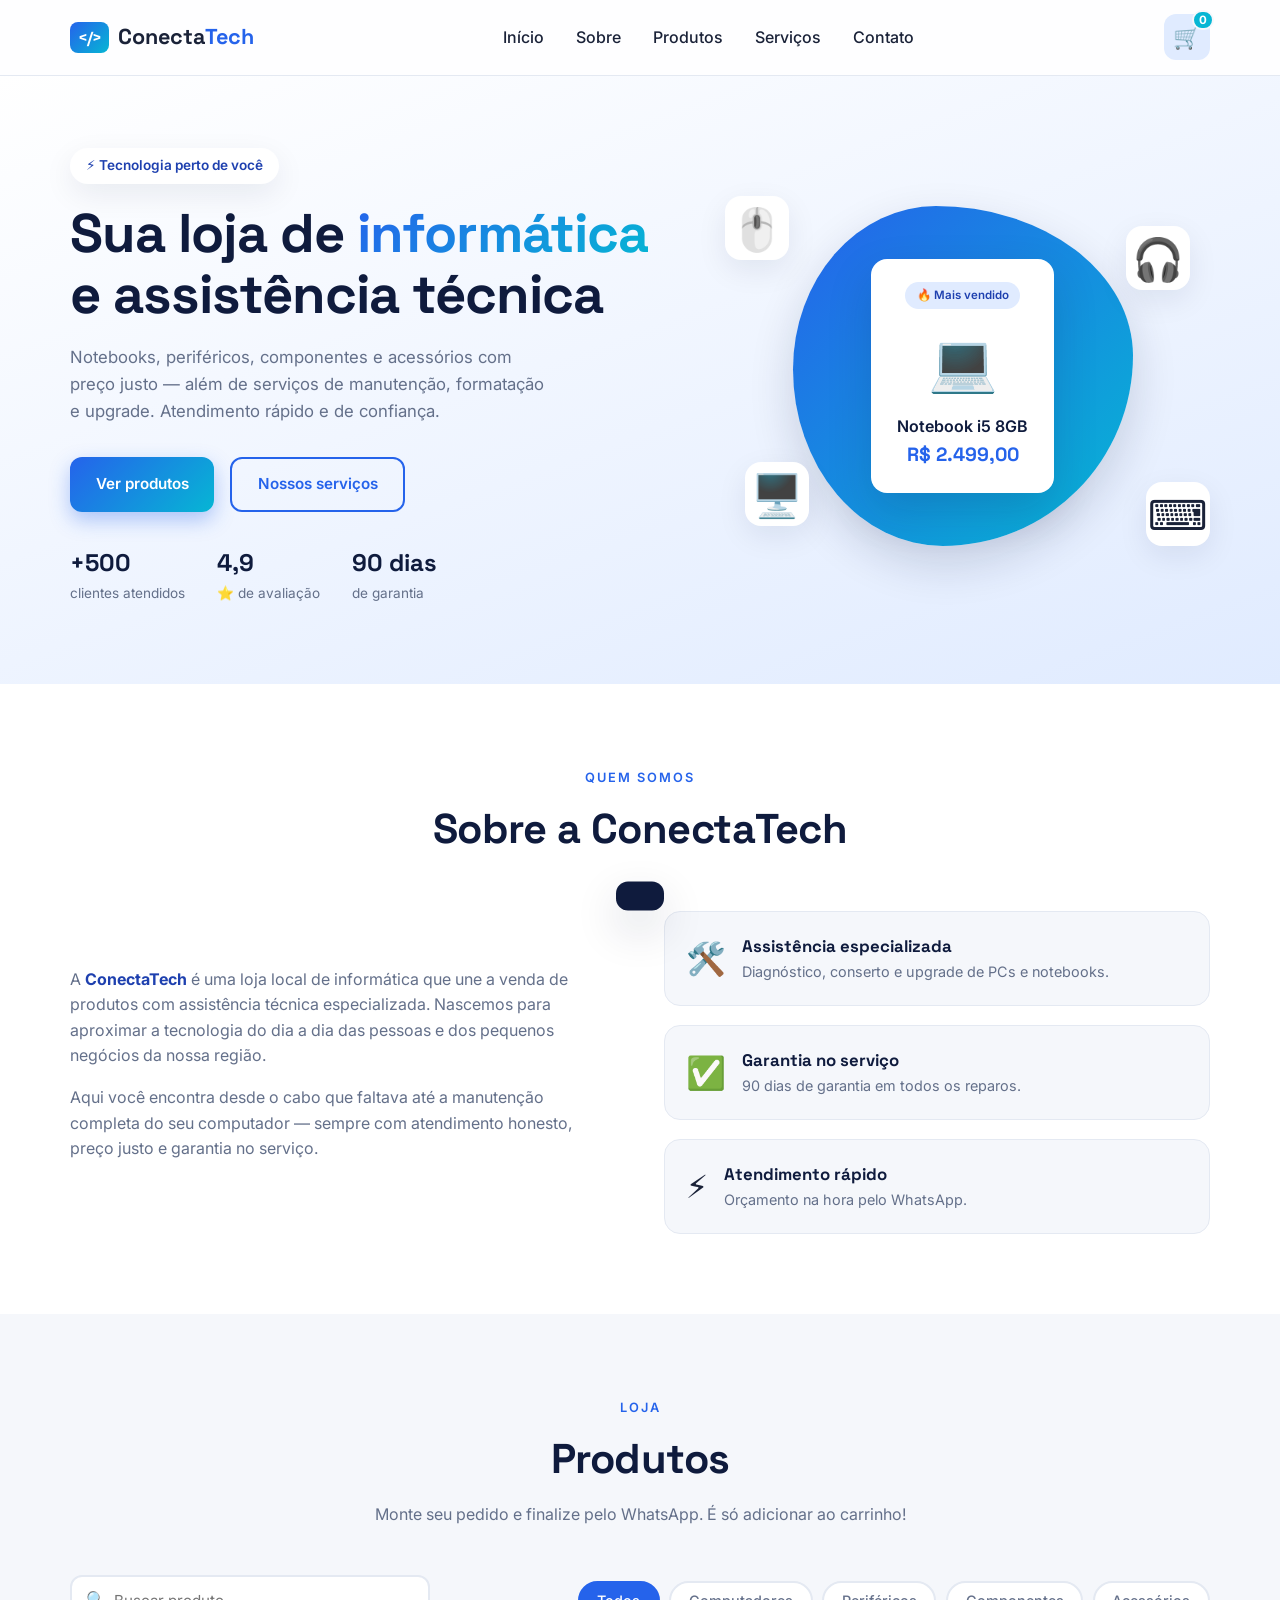
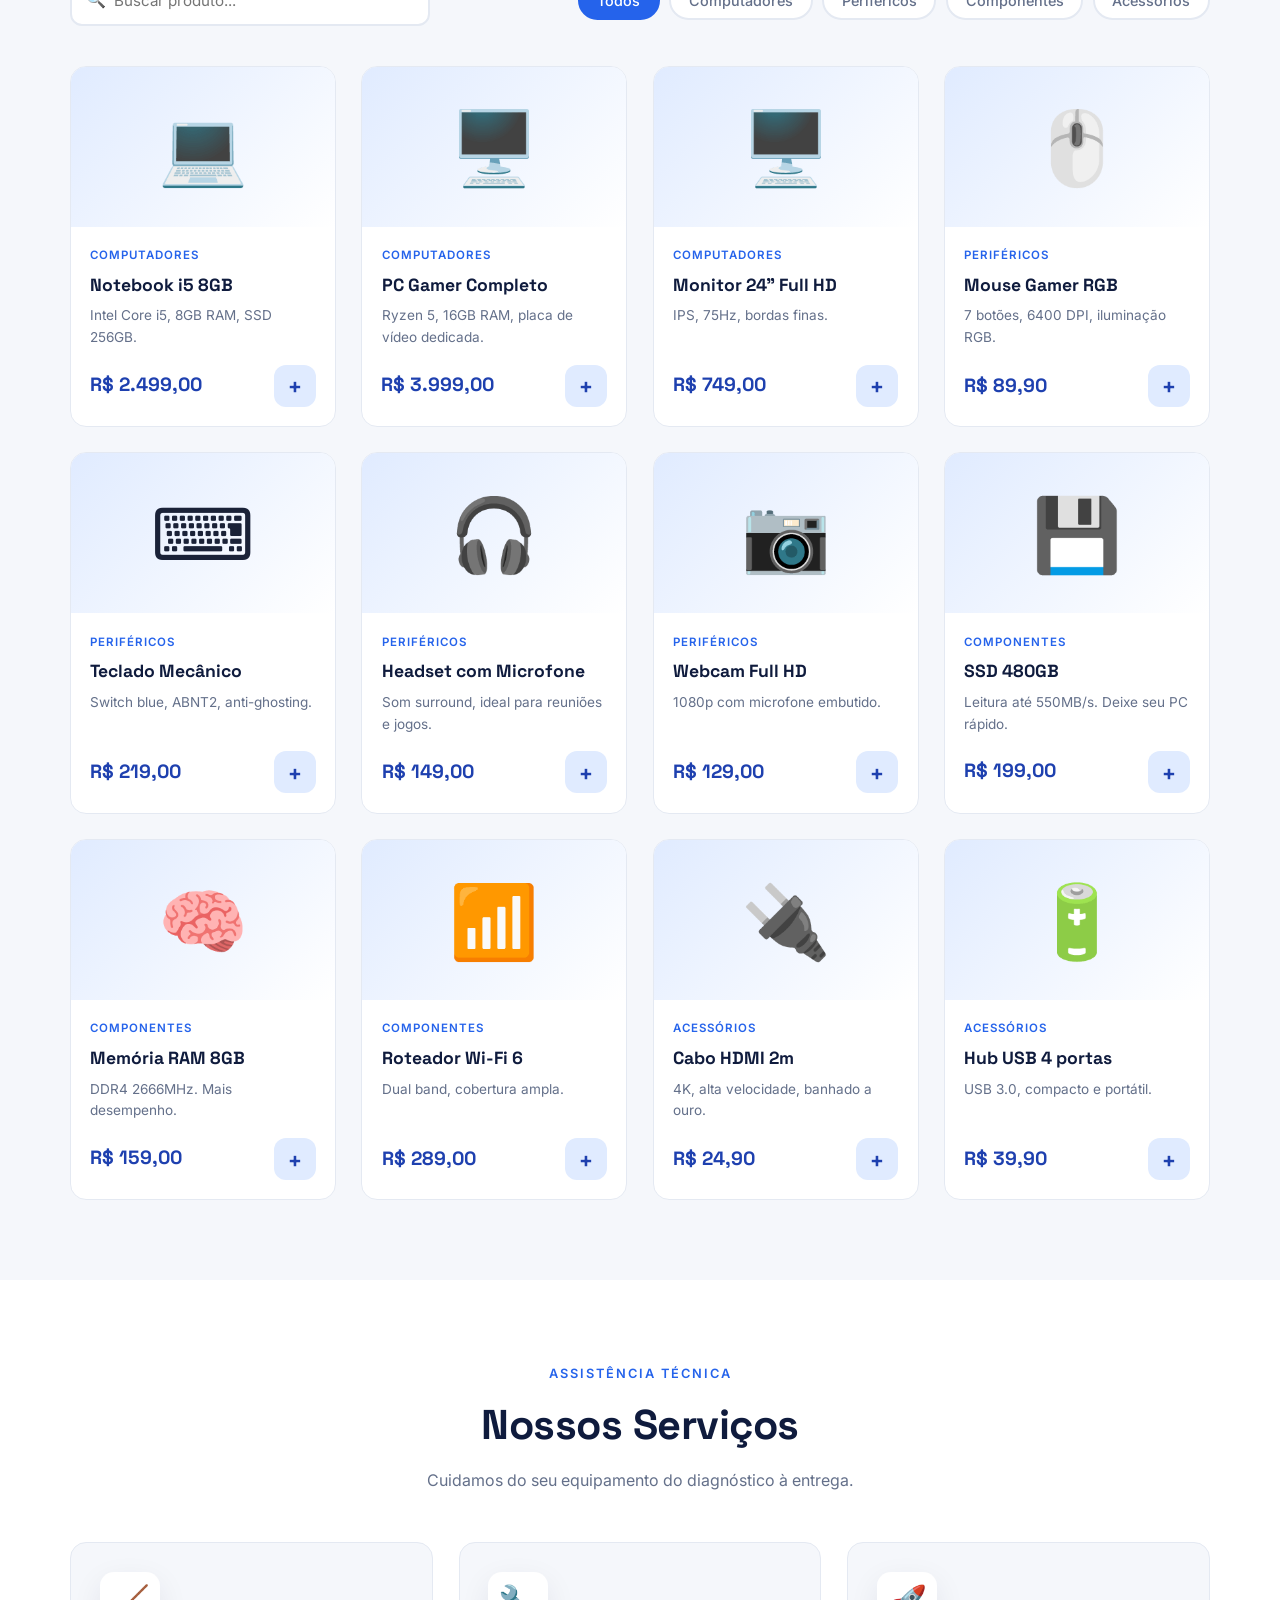
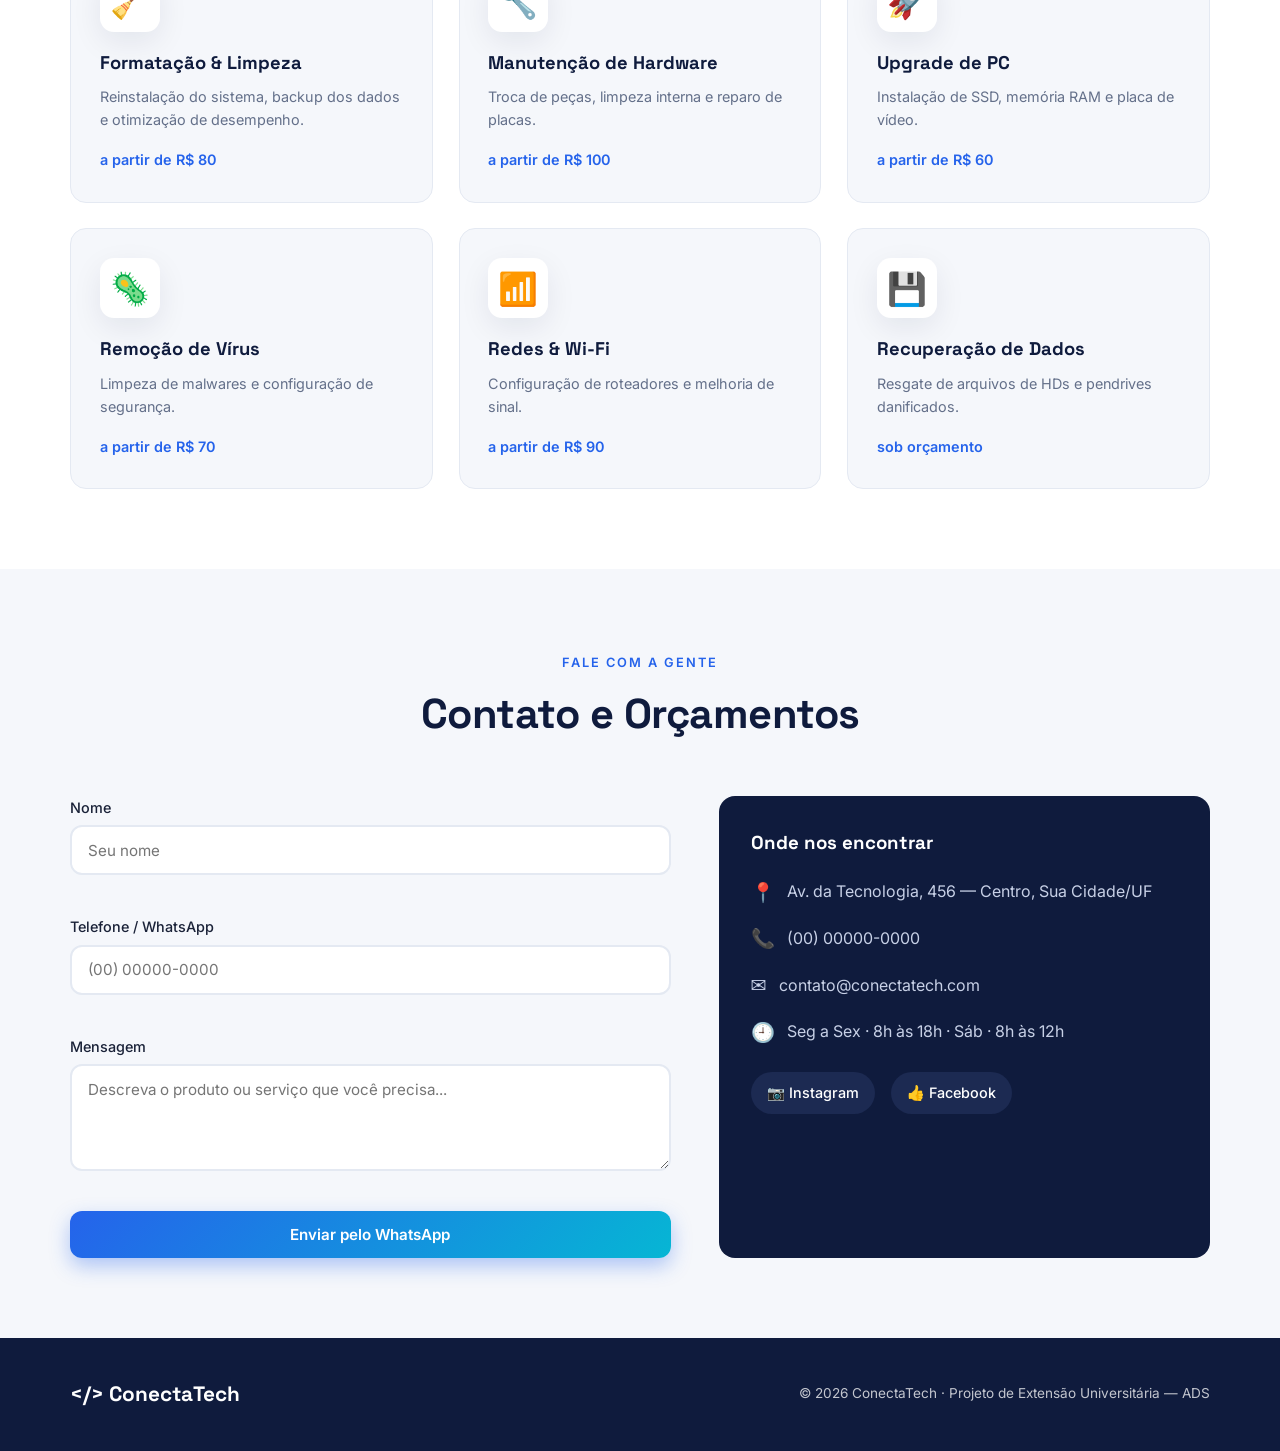
<file: index.html>
<!DOCTYPE html>
<html lang="pt-BR">
<head>
  <meta charset="UTF-8" />
  <meta name="viewport" content="width=device-width, initial-scale=1.0" />
  <meta name="description" content="ConectaTech - Informática e assistência técnica. Notebooks, periféricos, componentes e serviços." />
  <title>ConectaTech · Informática & Assistência Técnica</title>
  <link rel="preconnect" href="https://fonts.googleapis.com" />
  <link rel="preconnect" href="https://fonts.gstatic.com" crossorigin />
  <link href="https://fonts.googleapis.com/css2?family=Space+Grotesk:wght@500;600;700&family=Inter:wght@300;400;500;600;700&display=swap" rel="stylesheet" />
  <link rel="stylesheet" href="css/style.css" />
</head>
<body>

  <header class="header" id="header">
    <div class="container header__inner">
      <a href="#inicio" class="logo">
        <span class="logo__icon">&lt;/&gt;</span>
        <span class="logo__text">Conecta<em>Tech</em></span>
      </a>

      <nav class="nav" id="nav">
        <button class="nav__close" id="navClose" aria-label="Fechar menu">&times;</button>
        <ul class="nav__list">
          <li><a href="#inicio" class="nav__link">Início</a></li>
          <li><a href="#sobre" class="nav__link">Sobre</a></li>
          <li><a href="#catalogo" class="nav__link">Produtos</a></li>
          <li><a href="#servicos" class="nav__link">Serviços</a></li>
          <li><a href="#contato" class="nav__link">Contato</a></li>
        </ul>
      </nav>

      <div class="header__actions">
        <button class="cart-btn" id="cartBtn" aria-label="Abrir carrinho">
          🛒
          <span class="cart-btn__count" id="cartCount">0</span>
        </button>
        <button class="nav__toggle" id="navToggle" aria-label="Abrir menu">&#9776;</button>
      </div>
    </div>
  </header>

  <section class="hero" id="inicio">
    <div class="container hero__inner">
      <div class="hero__content">
        <span class="hero__tag">⚡ Tecnologia perto de você</span>
        <h1 class="hero__title">Sua loja de <span>informática</span> e assistência técnica</h1>
        <p class="hero__text">
          Notebooks, periféricos, componentes e acessórios com preço justo — além de
          serviços de manutenção, formatação e upgrade. Atendimento rápido e de confiança.
        </p>
        <div class="hero__buttons">
          <a href="#catalogo" class="btn btn--primary">Ver produtos</a>
          <a href="#servicos" class="btn btn--ghost">Nossos serviços</a>
        </div>
        <ul class="hero__badges">
          <li><strong>+500</strong> clientes atendidos</li>
          <li><strong>4,9</strong> ⭐ de avaliação</li>
          <li><strong>90 dias</strong> de garantia</li>
        </ul>
      </div>
      <div class="hero__art" aria-hidden="true">
        <div class="hero__blob"></div>
        <div class="hero__card">
          <span class="hero__card-badge">🔥 Mais vendido</span>
          <span class="hero__card-emoji">💻</span>
          <p class="hero__card-name">Notebook i5 8GB</p>
          <p class="hero__card-price">R$ 2.499,00</p>
        </div>
        <span class="hero__emoji hero__emoji--1">🖱️</span>
        <span class="hero__emoji hero__emoji--2">⌨️</span>
        <span class="hero__emoji hero__emoji--3">🎧</span>
        <span class="hero__emoji hero__emoji--4">🖥️</span>
      </div>
    </div>
  </section>

  <section class="sobre section" id="sobre">
    <div class="container">
      <div class="section__head">
        <span class="section__pre">Quem somos</span>
        <h2 class="section__title">Sobre a ConectaTech</h2>
      </div>
      <div class="sobre__grid">
        <div class="sobre__text">
          <p>
            A <strong>ConectaTech</strong> é uma loja local de informática que une a venda de
            produtos com assistência técnica especializada. Nascemos para aproximar a tecnologia
            do dia a dia das pessoas e dos pequenos negócios da nossa região.
          </p>
          <p>
            Aqui você encontra desde o cabo que faltava até a manutenção completa do seu
            computador — sempre com atendimento honesto, preço justo e garantia no serviço.
          </p>
        </div>
        <ul class="sobre__features">
          <li class="feature">
            <span class="feature__icon">🛠️</span>
            <div>
              <h3>Assistência especializada</h3>
              <p>Diagnóstico, conserto e upgrade de PCs e notebooks.</p>
            </div>
          </li>
          <li class="feature">
            <span class="feature__icon">✅</span>
            <div>
              <h3>Garantia no serviço</h3>
              <p>90 dias de garantia em todos os reparos.</p>
            </div>
          </li>
          <li class="feature">
            <span class="feature__icon">⚡</span>
            <div>
              <h3>Atendimento rápido</h3>
              <p>Orçamento na hora pelo WhatsApp.</p>
            </div>
          </li>
        </ul>
      </div>
    </div>
  </section>

  <section class="catalogo section" id="catalogo">
    <div class="container">
      <div class="section__head">
        <span class="section__pre">Loja</span>
        <h2 class="section__title">Produtos</h2>
        <p class="section__sub">Monte seu pedido e finalize pelo WhatsApp. É só adicionar ao carrinho!</p>
      </div>

      <div class="catalogo__controls">
        <div class="search">
          <span class="search__icon">🔍</span>
          <input type="text" id="searchInput" class="search__input" placeholder="Buscar produto..." />
        </div>
        <div class="filters" id="filters">
          <button class="filter is-active" data-cat="todos">Todos</button>
          <button class="filter" data-cat="computadores">Computadores</button>
          <button class="filter" data-cat="perifericos">Periféricos</button>
          <button class="filter" data-cat="componentes">Componentes</button>
          <button class="filter" data-cat="acessorios">Acessórios</button>
        </div>
      </div>

      <div class="products" id="products"></div>
      <p class="products__empty" id="productsEmpty" hidden>Nenhum produto encontrado 🔍</p>
    </div>
  </section>

  <section class="servicos section" id="servicos">
    <div class="container">
      <div class="section__head">
        <span class="section__pre">Assistência técnica</span>
        <h2 class="section__title">Nossos Serviços</h2>
        <p class="section__sub">Cuidamos do seu equipamento do diagnóstico à entrega.</p>
      </div>
      <div class="servicos__grid">
        <article class="servico">
          <span class="servico__icon">🧹</span>
          <h3>Formatação & Limpeza</h3>
          <p>Reinstalação do sistema, backup dos dados e otimização de desempenho.</p>
          <span class="servico__price">a partir de R$ 80</span>
        </article>
        <article class="servico">
          <span class="servico__icon">🔧</span>
          <h3>Manutenção de Hardware</h3>
          <p>Troca de peças, limpeza interna e reparo de placas.</p>
          <span class="servico__price">a partir de R$ 100</span>
        </article>
        <article class="servico">
          <span class="servico__icon">🚀</span>
          <h3>Upgrade de PC</h3>
          <p>Instalação de SSD, memória RAM e placa de vídeo.</p>
          <span class="servico__price">a partir de R$ 60</span>
        </article>
        <article class="servico">
          <span class="servico__icon">🦠</span>
          <h3>Remoção de Vírus</h3>
          <p>Limpeza de malwares e configuração de segurança.</p>
          <span class="servico__price">a partir de R$ 70</span>
        </article>
        <article class="servico">
          <span class="servico__icon">📶</span>
          <h3>Redes & Wi-Fi</h3>
          <p>Configuração de roteadores e melhoria de sinal.</p>
          <span class="servico__price">a partir de R$ 90</span>
        </article>
        <article class="servico">
          <span class="servico__icon">💾</span>
          <h3>Recuperação de Dados</h3>
          <p>Resgate de arquivos de HDs e pendrives danificados.</p>
          <span class="servico__price">sob orçamento</span>
        </article>
      </div>
    </div>
  </section>

  <section class="contato section" id="contato">
    <div class="container">
      <div class="section__head">
        <span class="section__pre">Fale com a gente</span>
        <h2 class="section__title">Contato e Orçamentos</h2>
      </div>

      <div class="contato__grid">
        <form class="form" id="contactForm" novalidate>
          <div class="form__row">
            <label for="nome">Nome</label>
            <input type="text" id="nome" name="nome" placeholder="Seu nome" required />
            <small class="form__error" data-for="nome"></small>
          </div>
          <div class="form__row">
            <label for="telefone">Telefone / WhatsApp</label>
            <input type="tel" id="telefone" name="telefone" placeholder="(00) 00000-0000" required />
            <small class="form__error" data-for="telefone"></small>
          </div>
          <div class="form__row">
            <label for="mensagem">Mensagem</label>
            <textarea id="mensagem" name="mensagem" rows="4" placeholder="Descreva o produto ou serviço que você precisa..." required></textarea>
            <small class="form__error" data-for="mensagem"></small>
          </div>
          <button type="submit" class="btn btn--primary btn--block">Enviar pelo WhatsApp</button>
          <p class="form__ok" id="formOk" hidden>✅ Tudo certo! Abrindo o WhatsApp...</p>
        </form>

        <div class="contato__info">
          <h3>Onde nos encontrar</h3>
          <ul class="info-list">
            <li><span>📍</span> Av. da Tecnologia, 456 — Centro, Sua Cidade/UF</li>
            <li><span>📞</span> (00) 00000-0000</li>
            <li><span>✉️</span> contato@conectatech.com</li>
            <li><span>🕘</span> Seg a Sex · 8h às 18h · Sáb · 8h às 12h</li>
          </ul>
          <div class="contato__social">
            <a href="#" aria-label="Instagram">📷 Instagram</a>
            <a href="#" aria-label="Facebook">👍 Facebook</a>
          </div>
        </div>
      </div>
    </div>
  </section>

  <footer class="footer">
    <div class="container footer__inner">
      <p class="footer__brand">&lt;/&gt; ConectaTech</p>
      <p class="footer__copy">© <span id="year"></span> ConectaTech · Projeto de Extensão Universitária — ADS</p>
    </div>
  </footer>

  <div class="cart" id="cart" aria-hidden="true">
    <div class="cart__overlay" id="cartOverlay"></div>
    <aside class="cart__panel" role="dialog" aria-label="Carrinho de compras">
      <div class="cart__header">
        <h3>Seu pedido 🛒</h3>
        <button class="cart__close" id="cartClose" aria-label="Fechar">&times;</button>
      </div>
      <div class="cart__items" id="cartItems"></div>
      <p class="cart__empty" id="cartEmpty">Seu carrinho está vazio.</p>
      <div class="cart__footer">
        <div class="cart__total">
          <span>Total</span>
          <strong id="cartTotal">R$ 0,00</strong>
        </div>
        <button class="btn btn--primary btn--block" id="checkoutBtn">Finalizar no WhatsApp</button>
        <button class="cart__clear" id="cartClear">Limpar carrinho</button>
      </div>
    </aside>
  </div>

  <div class="toast" id="toast"></div>

  <script src="js/script.js"></script>
</body>
</html>
</file>
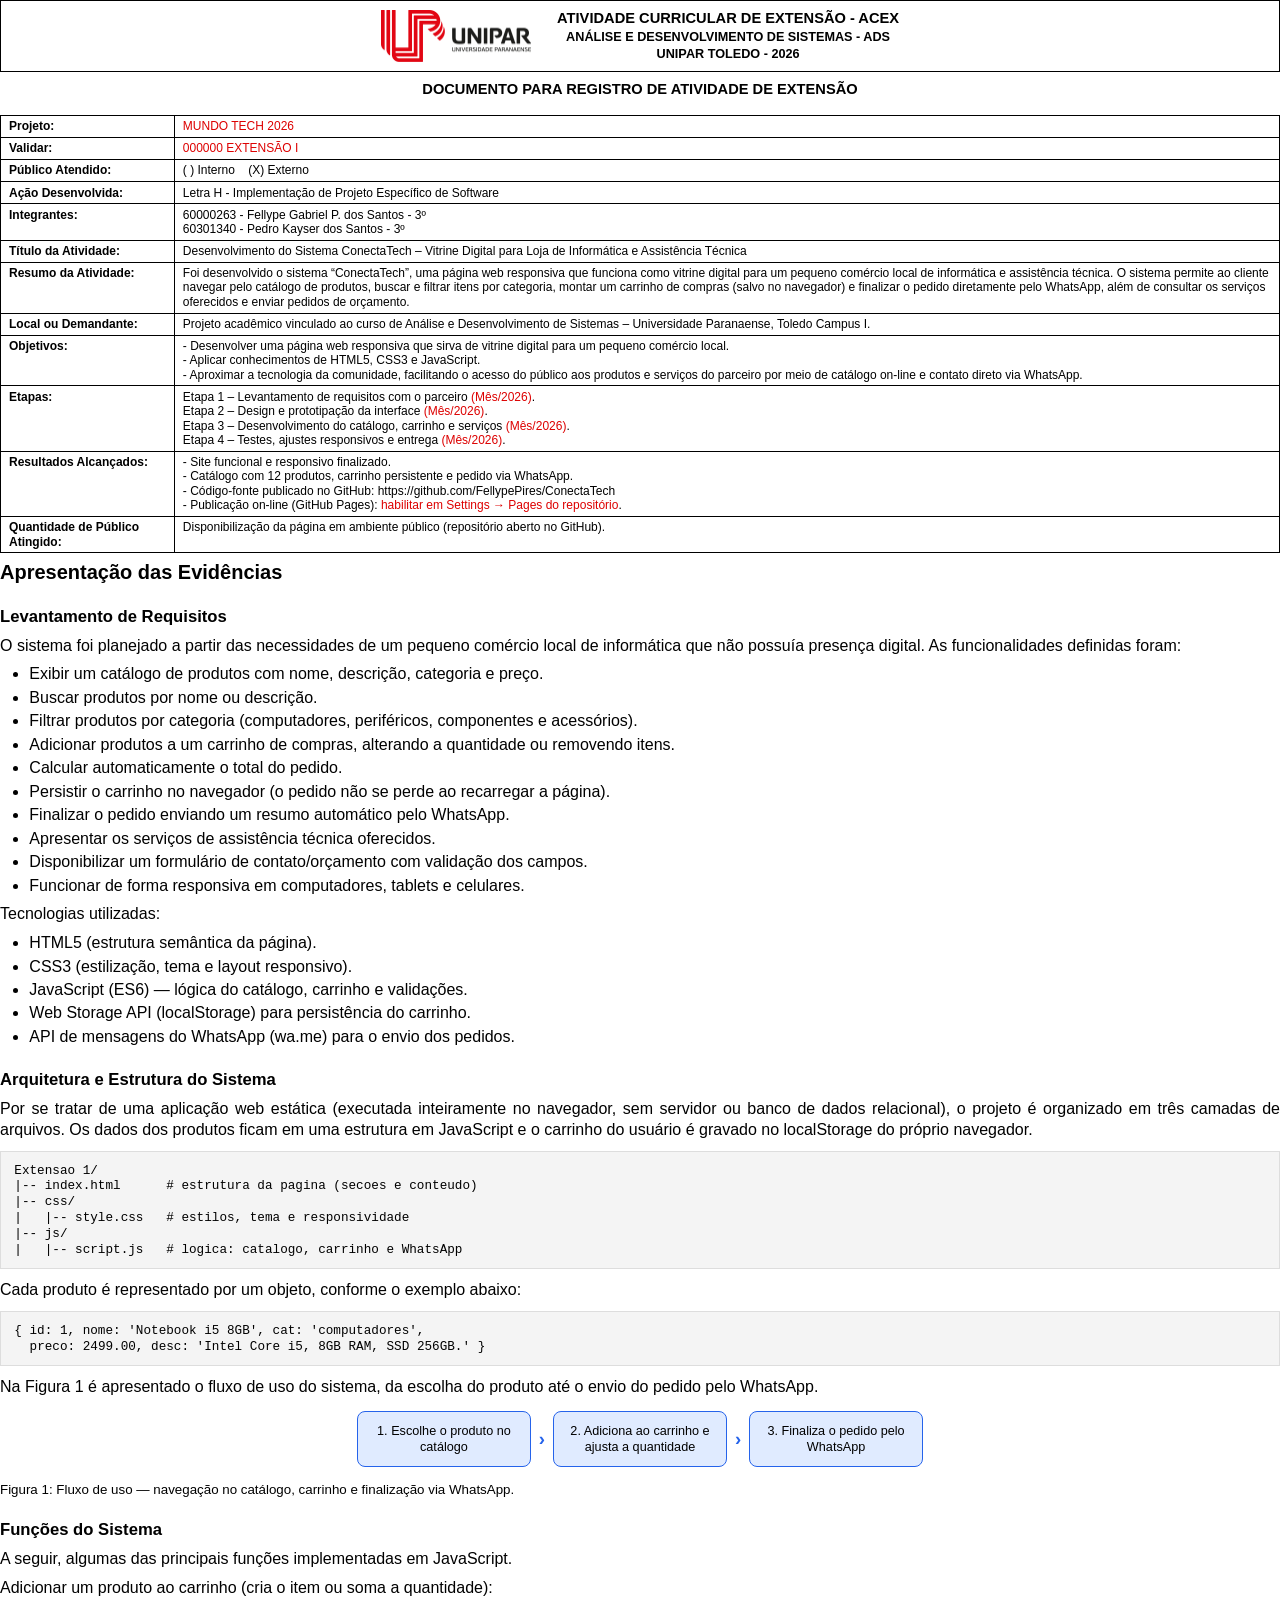
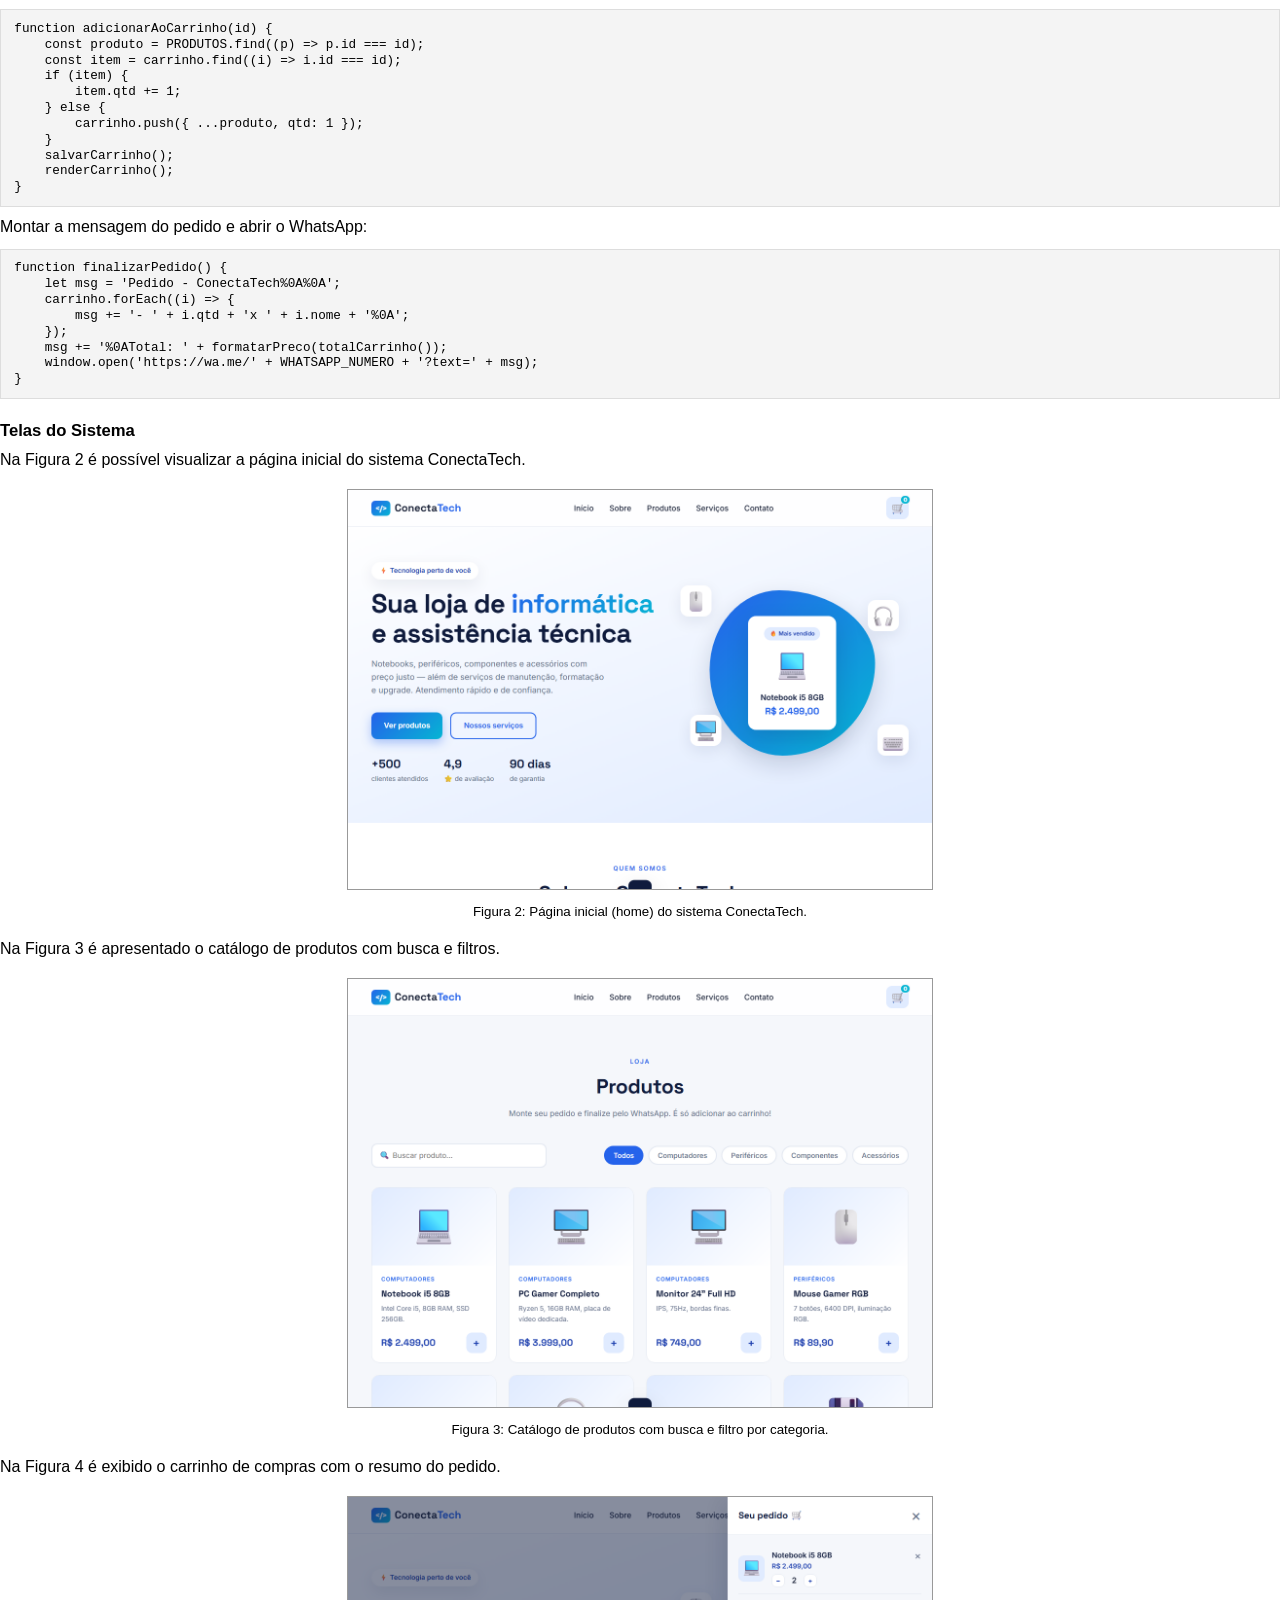
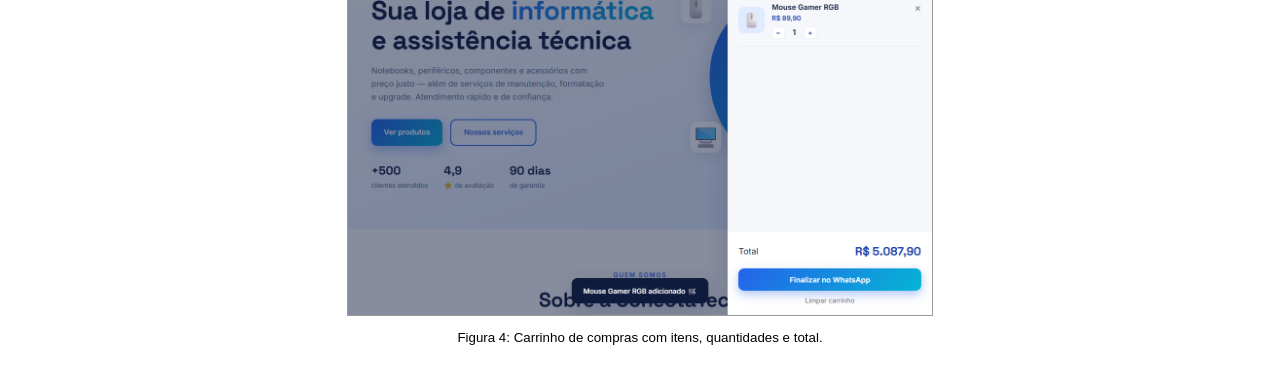
<file: acex/doc.html>
<!DOCTYPE html>
<html lang="pt-BR">
<head>
<meta charset="UTF-8" />
<style>
  @page {
    size: A4;
    margin: 1.4cm 2.2cm 1.4cm 2.2cm;
  }
  * { box-sizing: border-box; }
  html, body { margin: 0; padding: 0; }
  body {
    font-family: "Helvetica Neue", Arial, "Segoe UI", sans-serif;
    font-size: 12pt;
    line-height: 1.3;
    color: #000;
  }

  /* ---- Tabela-moldura: o cabeçalho (thead) repete em todas as páginas ---- */
  table.doc { width: 100%; border-collapse: collapse; }
  table.doc > thead { display: table-header-group; }
  table.doc > thead > tr > td,
  table.doc > tbody > tr > td { padding: 0; border: none; }

  .header {
    width: 100%;
    text-align: center;
    padding-bottom: 12pt;
  }
  .header__box {
    border: 0.5pt solid #000;
    padding: 6pt 8pt;
    display: flex;
    align-items: center;
    justify-content: center;
    gap: 0.7cm;
  }
  .header__logo {
    flex-shrink: 0;
    display: flex; align-items: center; justify-content: center;
  }
  .header__logo img { height: 1.4cm; width: auto; max-width: 5.5cm; }
  /* fallback (quando ainda não há a logo): caixa com o texto UNIPAR */
  .header__logo--fb {
    border: 0.5pt solid #000;
    width: 2.6cm; height: 1.55cm;
    font-weight: bold; font-size: 11pt;
  }
  .header__titles { font-size: 10.5pt; line-height: 1.35; }
  .header__titles .t1 { font-size: 11pt; font-weight: bold; }
  .header__titles .t2, .header__titles .t3 { font-size: 9.5pt; font-weight: bold; }
  .header__sub { font-weight: bold; font-size: 11pt; margin-top: 6pt; }

  /* ---- Tabela de registro ---- */
  table.reg { width: 100%; border-collapse: collapse; }
  table.reg td {
    border: 0.5pt solid #000;
    padding: 2.5pt 6pt;
    vertical-align: top;
    font-size: 9pt;
    line-height: 1.2;
  }
  table.reg td.lbl { width: 4.6cm; font-weight: bold; }
  .red { color: #d00; }

  /* ---- Seções ---- */
  h2 { font-size: 15pt; font-weight: bold; margin: 4pt 0 10pt; }
  h3 { font-size: 12.5pt; font-weight: bold; margin: 16pt 0 6pt; }
  p { margin: 6pt 0; text-align: justify; }
  ul { margin: 6pt 0; padding-left: 22pt; }
  li { margin: 2pt 0; }

  /* ---- Código (verbatim) ---- */
  pre {
    font-family: "Consolas", "Courier New", monospace;
    font-size: 9.5pt;
    background: #f4f4f4;
    border: 0.5pt solid #ddd;
    padding: 8pt 10pt;
    white-space: pre-wrap;
    line-height: 1.25;
    margin: 8pt 0;
    page-break-inside: avoid;
  }

  /* ---- Figuras ---- */
  figure { margin: 14pt 0; text-align: center; page-break-inside: avoid; }
  figure img {
    width: 100%; max-width: 15.5cm; height: auto;
    border: 0.5pt solid #999;
  }
  .imgph {
    max-width: 15.5cm; margin: 0 auto;
    border: 1pt dashed #999; background: #fafafa;
    color: #666; font-size: 10pt;
    padding: 1.6cm 1cm; text-align: center;
  }
  figcaption { font-size: 10pt; margin-top: 5pt; }

  .pagebreak { page-break-before: always; }

  /* ---- Fluxograma simples ---- */
  .flow { display: flex; align-items: stretch; justify-content: center; gap: 0; margin: 10pt 0; }
  .flow .step {
    border: 0.8pt solid #2563eb;
    background: #e0ebff;
    border-radius: 8px;
    padding: 8pt 10pt;
    font-size: 9.5pt;
    text-align: center;
    width: 4.6cm;
    display: flex; align-items: center; justify-content: center;
  }
  .flow .arrow { display: flex; align-items: center; padding: 0 6pt; color: #2563eb; font-weight: bold; font-size: 14pt; }
</style>
</head>
<body>

  <table class="doc">
  <thead><tr><td>
  <!-- Cabeçalho repetido em todas as páginas -->
  <div class="header">
    <div class="header__box">
      <div class="header__logo"><img src="images/unipar_logo.png" alt="UNIPAR" onerror="var p=this.parentNode;p.classList.add('header__logo--fb');p.textContent='UNIPAR';" /></div>
      <div class="header__titles">
        <div class="t1">ATIVIDADE CURRICULAR DE EXTENSÃO - ACEX</div>
        <div class="t2">ANÁLISE E DESENVOLVIMENTO DE SISTEMAS - ADS</div>
        <div class="t3">UNIPAR TOLEDO - 2026</div>
      </div>
    </div>
    <div class="header__sub">DOCUMENTO PARA REGISTRO DE ATIVIDADE DE EXTENSÃO</div>
  </div>
  </td></tr></thead>
  <tbody><tr><td>

  <!-- ============ PÁGINA 1: TABELA DE REGISTRO ============ -->
  <table class="reg">
    <tr>
      <td class="lbl">Projeto:</td>
      <td><span class="red">MUNDO TECH 2026</span></td>
    </tr>
    <tr>
      <td class="lbl">Validar:</td>
      <td><span class="red">000000 EXTENSÃO I</span></td>
    </tr>
    <tr>
      <td class="lbl">Público Atendido:</td>
      <td>( ) Interno &nbsp;&nbsp; (X) Externo</td>
    </tr>
    <tr>
      <td class="lbl">Ação Desenvolvida:</td>
      <td>Letra H - Implementação de Projeto Específico de Software</td>
    </tr>
    <tr>
      <td class="lbl">Integrantes:</td>
      <td>
        60000263 - Fellype Gabriel P. dos Santos - 3º<br>
        60301340 - Pedro Kayser dos Santos - 3º
      </td>
    </tr>
    <tr>
      <td class="lbl">Título da Atividade:</td>
      <td>Desenvolvimento do Sistema ConectaTech – Vitrine Digital para Loja de Informática e Assistência Técnica</td>
    </tr>
    <tr>
      <td class="lbl">Resumo da Atividade:</td>
      <td>Foi desenvolvido o sistema “ConectaTech”, uma página web responsiva que funciona como vitrine digital para um pequeno comércio local de informática e assistência técnica. O sistema permite ao cliente navegar pelo catálogo de produtos, buscar e filtrar itens por categoria, montar um carrinho de compras (salvo no navegador) e finalizar o pedido diretamente pelo WhatsApp, além de consultar os serviços oferecidos e enviar pedidos de orçamento.</td>
    </tr>
    <tr>
      <td class="lbl">Local ou Demandante:</td>
      <td>Projeto acadêmico vinculado ao curso de Análise e Desenvolvimento de Sistemas – Universidade Paranaense, Toledo Campus I.</td>
    </tr>
    <tr>
      <td class="lbl">Objetivos:</td>
      <td>- Desenvolver uma página web responsiva que sirva de vitrine digital para um pequeno comércio local.<br>
        - Aplicar conhecimentos de HTML5, CSS3 e JavaScript.<br>
        - Aproximar a tecnologia da comunidade, facilitando o acesso do público aos produtos e serviços do parceiro por meio de catálogo on-line e contato direto via WhatsApp.</td>
    </tr>
    <tr>
      <td class="lbl">Etapas:</td>
      <td>Etapa 1 – Levantamento de requisitos com o parceiro <span class="red">(Mês/2026)</span>.<br>
        Etapa 2 – Design e prototipação da interface <span class="red">(Mês/2026)</span>.<br>
        Etapa 3 – Desenvolvimento do catálogo, carrinho e serviços <span class="red">(Mês/2026)</span>.<br>
        Etapa 4 – Testes, ajustes responsivos e entrega <span class="red">(Mês/2026)</span>.</td>
    </tr>
    <tr>
      <td class="lbl">Resultados Alcançados:</td>
      <td>- Site funcional e responsivo finalizado.<br>
        - Catálogo com 12 produtos, carrinho persistente e pedido via WhatsApp.<br>
        - Código-fonte publicado no GitHub: https://github.com/FellypePires/ConectaTech<br>
        - Publicação on-line (GitHub Pages): <span class="red">habilitar em Settings → Pages do repositório</span>.</td>
    </tr>
    <tr>
      <td class="lbl">Quantidade de Público Atingido:</td>
      <td>Disponibilização da página em ambiente público (repositório aberto no GitHub).</td>
    </tr>
  </table>

  <!-- ============ PÁGINA 2+: EVIDÊNCIAS ============ -->
  <div class="pagebreak"></div>

  <h2>Apresentação das Evidências</h2>

  <h3>Levantamento de Requisitos</h3>
  <p>O sistema foi planejado a partir das necessidades de um pequeno comércio local de
  informática que não possuía presença digital. As funcionalidades definidas foram:</p>
  <ul>
    <li>Exibir um catálogo de produtos com nome, descrição, categoria e preço.</li>
    <li>Buscar produtos por nome ou descrição.</li>
    <li>Filtrar produtos por categoria (computadores, periféricos, componentes e acessórios).</li>
    <li>Adicionar produtos a um carrinho de compras, alterando a quantidade ou removendo itens.</li>
    <li>Calcular automaticamente o total do pedido.</li>
    <li>Persistir o carrinho no navegador (o pedido não se perde ao recarregar a página).</li>
    <li>Finalizar o pedido enviando um resumo automático pelo WhatsApp.</li>
    <li>Apresentar os serviços de assistência técnica oferecidos.</li>
    <li>Disponibilizar um formulário de contato/orçamento com validação dos campos.</li>
    <li>Funcionar de forma responsiva em computadores, tablets e celulares.</li>
  </ul>

  <p>Tecnologias utilizadas:</p>
  <ul>
    <li>HTML5 (estrutura semântica da página).</li>
    <li>CSS3 (estilização, tema e layout responsivo).</li>
    <li>JavaScript (ES6) — lógica do catálogo, carrinho e validações.</li>
    <li>Web Storage API (localStorage) para persistência do carrinho.</li>
    <li>API de mensagens do WhatsApp (wa.me) para o envio dos pedidos.</li>
  </ul>

  <h3>Arquitetura e Estrutura do Sistema</h3>
  <p>Por se tratar de uma aplicação web estática (executada inteiramente no navegador,
  sem servidor ou banco de dados relacional), o projeto é organizado em três camadas de
  arquivos. Os dados dos produtos ficam em uma estrutura em JavaScript e o carrinho do
  usuário é gravado no localStorage do próprio navegador.</p>
  <pre>Extensao 1/
|-- index.html      # estrutura da pagina (secoes e conteudo)
|-- css/
|   |-- style.css   # estilos, tema e responsividade
|-- js/
|   |-- script.js   # logica: catalogo, carrinho e WhatsApp</pre>

  <p>Cada produto é representado por um objeto, conforme o exemplo abaixo:</p>
  <pre>{ id: 1, nome: 'Notebook i5 8GB', cat: 'computadores',
  preco: 2499.00, desc: 'Intel Core i5, 8GB RAM, SSD 256GB.' }</pre>

  <p>Na Figura 1 é apresentado o fluxo de uso do sistema, da escolha do produto até o
  envio do pedido pelo WhatsApp.</p>
  <div class="flow">
    <div class="step">1. Escolhe o produto no catálogo</div>
    <div class="arrow">›</div>
    <div class="step">2. Adiciona ao carrinho e ajusta a quantidade</div>
    <div class="arrow">›</div>
    <div class="step">3. Finaliza o pedido pelo WhatsApp</div>
  </div>
  <figcaption>Figura 1: Fluxo de uso — navegação no catálogo, carrinho e finalização via WhatsApp.</figcaption>

  <h3>Funções do Sistema</h3>
  <p>A seguir, algumas das principais funções implementadas em JavaScript.</p>
  <p>Adicionar um produto ao carrinho (cria o item ou soma a quantidade):</p>
  <pre>function adicionarAoCarrinho(id) {
    const produto = PRODUTOS.find((p) => p.id === id);
    const item = carrinho.find((i) => i.id === id);
    if (item) {
        item.qtd += 1;
    } else {
        carrinho.push({ ...produto, qtd: 1 });
    }
    salvarCarrinho();
    renderCarrinho();
}</pre>

  <p>Montar a mensagem do pedido e abrir o WhatsApp:</p>
  <pre>function finalizarPedido() {
    let msg = 'Pedido - ConectaTech%0A%0A';
    carrinho.forEach((i) => {
        msg += '- ' + i.qtd + 'x ' + i.nome + '%0A';
    });
    msg += '%0ATotal: ' + formatarPreco(totalCarrinho());
    window.open('https://wa.me/' + WHATSAPP_NUMERO + '?text=' + msg);
}</pre>

  <h3>Telas do Sistema</h3>
  <p>Na Figura 2 é possível visualizar a página inicial do sistema ConectaTech.</p>
  <figure>
    <img src="images/home.png" alt="Página inicial" onerror="this.replaceWith(Object.assign(document.createElement('div'),{className:'imgph',textContent:'[ Inserir print da página inicial — images/home.png ]'}))" />
    <figcaption>Figura 2: Página inicial (home) do sistema ConectaTech.</figcaption>
  </figure>

  <p>Na Figura 3 é apresentado o catálogo de produtos com busca e filtros.</p>
  <figure>
    <img src="images/catalogo.png" alt="Catálogo de produtos" onerror="this.replaceWith(Object.assign(document.createElement('div'),{className:'imgph',textContent:'[ Inserir print do catálogo — images/catalogo.png ]'}))" />
    <figcaption>Figura 3: Catálogo de produtos com busca e filtro por categoria.</figcaption>
  </figure>

  <p>Na Figura 4 é exibido o carrinho de compras com o resumo do pedido.</p>
  <figure>
    <img src="images/carrinho.png" alt="Carrinho de compras" onerror="this.replaceWith(Object.assign(document.createElement('div'),{className:'imgph',textContent:'[ Inserir print do carrinho — images/carrinho.png ]'}))" />
    <figcaption>Figura 4: Carrinho de compras com itens, quantidades e total.</figcaption>
  </figure>

  </td></tr></tbody>
  </table>

</body>
</html>
</file>
<file: css/style.css>
:root {
  --azul:        #2563eb;
  --azul-escuro: #1e40af;
  --azul-claro:  #e0ebff;
  --ciano:       #06b6d4;
  --navy:        #0f1b3d;
  --navy-suave:  #1c2a52;
  --fundo:       #f5f7fb;
  --branco:      #ffffff;
  --texto:       #1a2238;
  --texto-suave: #64708a;
  --borda:       #e4e9f2;
  --verde-wpp:   #25d366;
  --sombra:      0 10px 30px rgba(15, 27, 61, 0.08);
  --sombra-forte:0 18px 45px rgba(15, 27, 61, 0.16);
  --raio:        16px;
  --transicao:   .25s ease;
}

* { margin: 0; padding: 0; box-sizing: border-box; }

html { scroll-behavior: smooth; }

body {
  font-family: 'Inter', system-ui, -apple-system, Segoe UI, Roboto, sans-serif;
  color: var(--texto);
  background: var(--fundo);
  line-height: 1.6;
}

h1, h2, h3, .logo { font-family: 'Space Grotesk', 'Inter', sans-serif; }

img { max-width: 100%; display: block; }
a { text-decoration: none; color: inherit; }
ul { list-style: none; }
button { font-family: inherit; cursor: pointer; border: none; background: none; }
input, textarea { font-family: inherit; }

.container { width: min(1140px, 92%); margin-inline: auto; }

.btn {
  display: inline-flex;
  align-items: center;
  justify-content: center;
  gap: .5rem;
  padding: .85rem 1.6rem;
  border-radius: 12px;
  font-weight: 600;
  font-size: .95rem;
  transition: var(--transicao);
  white-space: nowrap;
}
.btn--primary {
  background: linear-gradient(135deg, var(--azul), var(--ciano));
  color: #fff;
  box-shadow: 0 8px 20px rgba(37, 99, 235, .35);
}
.btn--primary:hover { transform: translateY(-2px); box-shadow: 0 12px 26px rgba(37, 99, 235, .45); }
.btn--ghost {
  background: transparent;
  color: var(--azul);
  border: 2px solid var(--azul);
}
.btn--ghost:hover { background: var(--azul); color: #fff; }
.btn--block { width: 100%; }

.header {
  position: sticky;
  top: 0;
  z-index: 50;
  background: rgba(255, 255, 255, .85);
  backdrop-filter: blur(10px);
  border-bottom: 1px solid var(--borda);
}
.header__inner {
  display: flex;
  align-items: center;
  justify-content: space-between;
  padding: .9rem 0;
}
.logo { display: flex; align-items: center; gap: .55rem; font-weight: 700; font-size: 1.35rem; }
.logo__icon {
  background: linear-gradient(135deg, var(--azul), var(--ciano));
  color: #fff;
  font-weight: 700;
  padding: .15rem .5rem;
  border-radius: 8px;
  font-size: 1rem;
  letter-spacing: -1px;
}
.logo__text em { font-style: normal; color: var(--azul); }

.nav__list { display: flex; gap: 2rem; }
.nav__link { font-weight: 500; position: relative; padding: .25rem 0; }
.nav__link::after {
  content: '';
  position: absolute;
  left: 0; bottom: -2px;
  width: 0; height: 2px;
  background: var(--azul);
  transition: var(--transicao);
}
.nav__link:hover::after { width: 100%; }
.nav__close, .nav__toggle { display: none; font-size: 1.8rem; color: var(--navy); }

.header__actions { display: flex; align-items: center; gap: 1rem; }
.cart-btn {
  position: relative;
  font-size: 1.4rem;
  width: 46px; height: 46px;
  border-radius: 12px;
  background: var(--azul-claro);
  transition: var(--transicao);
}
.cart-btn:hover { background: var(--azul); }
.cart-btn__count {
  position: absolute;
  top: -4px; right: -4px;
  background: var(--ciano);
  color: #fff;
  font-size: .72rem;
  font-weight: 700;
  min-width: 20px; height: 20px;
  border-radius: 50px;
  display: grid; place-items: center;
  padding: 0 5px;
  border: 2px solid var(--fundo);
}

.hero {
  padding: 4.5rem 0 5rem;
  background: linear-gradient(160deg, #fff 0%, var(--azul-claro) 100%);
  overflow: hidden;
}
.hero__inner {
  display: grid;
  grid-template-columns: 1.1fr .9fr;
  align-items: center;
  gap: 2.5rem;
}
.hero__tag {
  display: inline-block;
  background: #fff;
  color: var(--azul-escuro);
  padding: .45rem 1rem;
  border-radius: 50px;
  font-size: .85rem;
  font-weight: 600;
  margin-bottom: 1.2rem;
  box-shadow: var(--sombra);
}
.hero__title {
  font-size: clamp(2.1rem, 5vw, 3.4rem);
  line-height: 1.12;
  margin-bottom: 1.2rem;
  color: var(--navy);
  letter-spacing: -1px;
}
.hero__title span {
  color: var(--azul);
  background: linear-gradient(135deg, var(--azul), var(--ciano));
  -webkit-background-clip: text;
  background-clip: text;
  -webkit-text-fill-color: transparent;
}
.hero__text { color: var(--texto-suave); max-width: 480px; margin-bottom: 2rem; font-size: 1.05rem; }
.hero__buttons { display: flex; gap: 1rem; flex-wrap: wrap; margin-bottom: 2rem; }
.hero__badges { display: flex; gap: 2rem; flex-wrap: wrap; }
.hero__badges li { font-size: .85rem; color: var(--texto-suave); }
.hero__badges strong { display: block; font-size: 1.5rem; color: var(--navy); font-family: 'Space Grotesk', sans-serif; }

.hero__art { position: relative; height: 400px; display: grid; place-items: center; }
.hero__blob {
  width: 340px; height: 340px;
  border-radius: 42% 58% 56% 44% / 48% 44% 56% 52%;
  background: linear-gradient(135deg, var(--azul), var(--ciano));
  box-shadow: var(--sombra-forte);
  animation: morph 8s ease-in-out infinite;
}
@keyframes morph {
  0%, 100% { border-radius: 42% 58% 56% 44% / 48% 44% 56% 52%; }
  50%      { border-radius: 56% 44% 42% 58% / 56% 52% 48% 44%; }
}
.hero__card {
  position: absolute;
  background: #fff;
  padding: 1.4rem 1.6rem;
  border-radius: var(--raio);
  box-shadow: var(--sombra-forte);
  text-align: center;
  z-index: 2;
  animation: flutua 4s ease-in-out infinite;
}
.hero__card-badge {
  display: inline-block;
  background: var(--azul-claro);
  color: var(--azul-escuro);
  font-size: .72rem;
  font-weight: 600;
  padding: .25rem .7rem;
  border-radius: 50px;
  margin-bottom: .6rem;
}
.hero__card-emoji { font-size: 3.5rem; display: block; }
.hero__card-name { font-weight: 600; color: var(--navy); margin-top: .4rem; }
.hero__card-price { color: var(--azul); font-weight: 700; font-size: 1.2rem; font-family: 'Space Grotesk', sans-serif; }

.hero__emoji {
  position: absolute;
  font-size: 2.6rem;
  background: #fff;
  width: 64px; height: 64px;
  display: grid; place-items: center;
  border-radius: 16px;
  box-shadow: var(--sombra);
  animation: flutua 4s ease-in-out infinite;
}
.hero__emoji--1 { top: 20px; left: 10px; }
.hero__emoji--2 { bottom: 30px; right: 0; animation-delay: .8s; }
.hero__emoji--3 { top: 50px; right: 20px; animation-delay: 1.6s; }
.hero__emoji--4 { bottom: 50px; left: 30px; animation-delay: 2.4s; }
@keyframes flutua {
  0%, 100% { transform: translateY(0); }
  50%      { transform: translateY(-16px); }
}

.section { padding: 5rem 0; }
.section__head { text-align: center; margin-bottom: 3rem; }
.section__pre {
  text-transform: uppercase;
  letter-spacing: 2px;
  font-size: .8rem;
  font-weight: 600;
  color: var(--azul);
}
.section__title { font-size: clamp(1.8rem, 4vw, 2.6rem); color: var(--navy); margin-top: .4rem; letter-spacing: -.5px; }
.section__sub { color: var(--texto-suave); margin-top: .6rem; max-width: 540px; margin-inline: auto; }

.sobre { background: var(--branco); }
.sobre__grid { display: grid; grid-template-columns: 1fr 1fr; gap: 3rem; align-items: center; }
.sobre__text p { margin-bottom: 1rem; color: var(--texto-suave); }
.sobre__text strong { color: var(--azul-escuro); }
.sobre__features { display: grid; gap: 1.2rem; }
.feature {
  display: flex; gap: 1rem; align-items: flex-start;
  background: var(--fundo);
  padding: 1.3rem;
  border-radius: var(--raio);
  border: 1px solid var(--borda);
  transition: var(--transicao);
}
.feature:hover { transform: translateX(6px); box-shadow: var(--sombra); }
.feature__icon { font-size: 2rem; }
.feature h3 { font-size: 1.05rem; color: var(--navy); }
.feature p { font-size: .9rem; color: var(--texto-suave); }

.catalogo__controls {
  display: flex; justify-content: space-between; align-items: center;
  gap: 1.5rem; flex-wrap: wrap; margin-bottom: 2.5rem;
}
.search { position: relative; flex: 1; min-width: 240px; max-width: 360px; }
.search__icon { position: absolute; left: 1rem; top: 50%; transform: translateY(-50%); }
.search__input {
  width: 100%;
  padding: .85rem 1rem .85rem 2.6rem;
  border: 2px solid var(--borda);
  border-radius: 12px;
  background: #fff;
  font-size: .95rem;
  transition: var(--transicao);
}
.search__input:focus { outline: none; border-color: var(--azul); }
.filters { display: flex; gap: .6rem; flex-wrap: wrap; }
.filter {
  padding: .55rem 1.1rem;
  border-radius: 50px;
  background: #fff;
  border: 2px solid var(--borda);
  font-weight: 500;
  font-size: .9rem;
  color: var(--texto-suave);
  transition: var(--transicao);
}
.filter:hover { border-color: var(--azul); color: var(--azul-escuro); }
.filter.is-active { background: var(--azul); border-color: var(--azul); color: #fff; }

.products {
  display: grid;
  grid-template-columns: repeat(auto-fill, minmax(240px, 1fr));
  gap: 1.6rem;
}
.product {
  background: #fff;
  border: 1px solid var(--borda);
  border-radius: var(--raio);
  overflow: hidden;
  display: flex; flex-direction: column;
  transition: var(--transicao);
  animation: surge .4s ease both;
}
.product:hover { transform: translateY(-6px); box-shadow: var(--sombra-forte); border-color: var(--azul-claro); }
@keyframes surge { from { opacity: 0; transform: translateY(14px); } to { opacity: 1; transform: translateY(0); } }
.product__img {
  height: 160px;
  display: grid; place-items: center;
  font-size: 4.5rem;
  background: linear-gradient(135deg, var(--azul-claro), #fff);
}
.product__body { padding: 1.2rem; display: flex; flex-direction: column; flex: 1; gap: .4rem; }
.product__cat {
  font-size: .72rem; text-transform: uppercase; letter-spacing: 1px;
  color: var(--azul); font-weight: 600;
}
.product__name { font-size: 1.1rem; color: var(--navy); }
.product__desc { font-size: .85rem; color: var(--texto-suave); flex: 1; }
.product__footer { display: flex; align-items: center; justify-content: space-between; margin-top: .6rem; }
.product__price { font-size: 1.2rem; font-weight: 700; color: var(--azul-escuro); font-family: 'Space Grotesk', sans-serif; }
.product__add {
  background: var(--azul-claro);
  color: var(--azul-escuro);
  width: 42px; height: 42px;
  border-radius: 12px;
  font-size: 1.3rem; font-weight: 700;
  display: grid; place-items: center;
  transition: var(--transicao);
}
.product__add:hover { background: var(--azul); color: #fff; transform: scale(1.08); }
.products__empty { text-align: center; color: var(--texto-suave); font-size: 1.1rem; padding: 2rem; }

.servicos { background: var(--branco); }
.servicos__grid {
  display: grid;
  grid-template-columns: repeat(auto-fill, minmax(280px, 1fr));
  gap: 1.6rem;
}
.servico {
  background: var(--fundo);
  border: 1px solid var(--borda);
  border-radius: var(--raio);
  padding: 1.8rem;
  transition: var(--transicao);
}
.servico:hover { transform: translateY(-6px); box-shadow: var(--sombra-forte); border-color: var(--azul-claro); }
.servico__icon {
  font-size: 2rem;
  background: #fff;
  width: 60px; height: 60px;
  display: grid; place-items: center;
  border-radius: 14px;
  box-shadow: var(--sombra);
  margin-bottom: 1rem;
}
.servico h3 { color: var(--navy); margin-bottom: .5rem; font-size: 1.15rem; }
.servico p { color: var(--texto-suave); font-size: .9rem; margin-bottom: 1rem; }
.servico__price { font-weight: 600; color: var(--azul); font-size: .9rem; }

.contato__grid { display: grid; grid-template-columns: 1.1fr .9fr; gap: 3rem; }
.form__row { margin-bottom: 1.2rem; display: flex; flex-direction: column; }
.form__row label { font-weight: 500; margin-bottom: .4rem; font-size: .9rem; }
.form__row input, .form__row textarea {
  padding: .85rem 1rem;
  border: 2px solid var(--borda);
  border-radius: 12px;
  font-size: .95rem;
  background: #fff;
  transition: var(--transicao);
  resize: vertical;
}
.form__row input:focus, .form__row textarea:focus { outline: none; border-color: var(--azul); }
.form__row input.is-invalid, .form__row textarea.is-invalid { border-color: #e74c3c; background: #fdecec; }
.form__error { color: #e74c3c; font-size: .8rem; margin-top: .3rem; min-height: 1rem; }
.form__ok { color: var(--verde-wpp); font-weight: 600; margin-top: 1rem; text-align: center; }

.contato__info { background: var(--navy); color: #fff; border-radius: var(--raio); padding: 2rem; }
.contato__info h3 { color: #fff; margin-bottom: 1.2rem; }
.info-list { display: grid; gap: 1rem; margin-bottom: 1.5rem; }
.info-list li { display: flex; gap: .8rem; align-items: center; color: #c7d0e6; }
.info-list span { font-size: 1.2rem; }
.contato__social { display: flex; gap: 1rem; }
.contato__social a {
  padding: .6rem 1rem; background: var(--navy-suave); border-radius: 50px;
  font-size: .9rem; font-weight: 500; color: #fff;
  transition: var(--transicao);
}
.contato__social a:hover { background: var(--azul); }

.footer { background: var(--navy); color: #fff; padding: 2.5rem 0; }
.footer__inner { display: flex; justify-content: space-between; align-items: center; flex-wrap: wrap; gap: 1rem; }
.footer__brand { font-size: 1.3rem; font-weight: 700; font-family: 'Space Grotesk', sans-serif; }
.footer__copy { font-size: .85rem; opacity: .75; }

.cart { position: fixed; inset: 0; z-index: 100; visibility: hidden; }
.cart.is-open { visibility: visible; }
.cart__overlay {
  position: absolute; inset: 0;
  background: rgba(15, 27, 61, .5);
  opacity: 0; transition: var(--transicao);
}
.cart.is-open .cart__overlay { opacity: 1; }
.cart__panel {
  position: absolute; top: 0; right: 0;
  width: min(420px, 100%); height: 100%;
  background: var(--fundo);
  display: flex; flex-direction: column;
  transform: translateX(100%);
  transition: transform .3s ease;
  box-shadow: var(--sombra-forte);
}
.cart.is-open .cart__panel { transform: translateX(0); }
.cart__header {
  display: flex; justify-content: space-between; align-items: center;
  padding: 1.4rem; border-bottom: 1px solid var(--borda); background: #fff;
}
.cart__header h3 { color: var(--navy); }
.cart__close { font-size: 2rem; color: var(--texto-suave); line-height: 1; }
.cart__items { flex: 1; overflow-y: auto; padding: 1rem 1.4rem; }
.cart-item { display: flex; gap: .9rem; align-items: center; padding: .9rem 0; border-bottom: 1px solid var(--borda); }
.cart-item__emoji {
  font-size: 2rem; width: 54px; height: 54px;
  display: grid; place-items: center;
  background: var(--azul-claro); border-radius: 12px; flex-shrink: 0;
}
.cart-item__info { flex: 1; }
.cart-item__name { font-weight: 600; font-size: .95rem; color: var(--navy); }
.cart-item__price { font-size: .85rem; color: var(--azul-escuro); font-weight: 600; }
.cart-item__qty { display: flex; align-items: center; gap: .5rem; margin-top: .3rem; }
.cart-item__qty button {
  width: 26px; height: 26px; border-radius: 8px;
  background: #fff; border: 1px solid var(--borda);
  font-weight: 700; color: var(--azul-escuro);
  display: grid; place-items: center;
}
.cart-item__qty button:hover { background: var(--azul); color: #fff; }
.cart-item__qty span { min-width: 24px; text-align: center; font-weight: 600; }
.cart-item__remove { color: var(--texto-suave); font-size: 1.3rem; align-self: flex-start; }
.cart-item__remove:hover { color: #e74c3c; }
.cart__empty { text-align: center; color: var(--texto-suave); padding: 3rem 1.4rem; }
.cart__footer { padding: 1.4rem; border-top: 1px solid var(--borda); background: #fff; }
.cart__total { display: flex; justify-content: space-between; align-items: center; margin-bottom: 1rem; font-size: 1.1rem; }
.cart__total strong { font-size: 1.5rem; color: var(--azul-escuro); font-family: 'Space Grotesk', sans-serif; }
.cart__clear { display: block; width: 100%; margin-top: .7rem; color: var(--texto-suave); font-size: .85rem; }
.cart__clear:hover { color: #e74c3c; }

.toast {
  position: fixed;
  bottom: 24px; left: 50%;
  transform: translateX(-50%) translateY(120%);
  background: var(--navy);
  color: #fff;
  padding: .9rem 1.5rem;
  border-radius: 12px;
  font-weight: 500;
  font-size: .9rem;
  box-shadow: var(--sombra-forte);
  z-index: 200;
  transition: transform .35s ease;
}
.toast.is-visible { transform: translateX(-50%) translateY(0); }

@media (max-width: 768px) {
  .hero__inner, .sobre__grid, .contato__grid { grid-template-columns: 1fr; }
  .hero__art { height: 320px; order: -1; }
  .nav {
    position: fixed; top: 0; right: 0;
    width: min(280px, 80%); height: 100%;
    background: #fff;
    padding: 4rem 2rem;
    transform: translateX(100%);
    transition: transform .3s ease;
    box-shadow: var(--sombra-forte);
    z-index: 60;
  }
  .nav.is-open { transform: translateX(0); }
  .nav__list { flex-direction: column; gap: 1.5rem; }
  .nav__close, .nav__toggle { display: block; }
  .catalogo__controls { flex-direction: column; align-items: stretch; }
  .search { max-width: none; }
  .footer__inner { flex-direction: column; text-align: center; }
}
</file>
